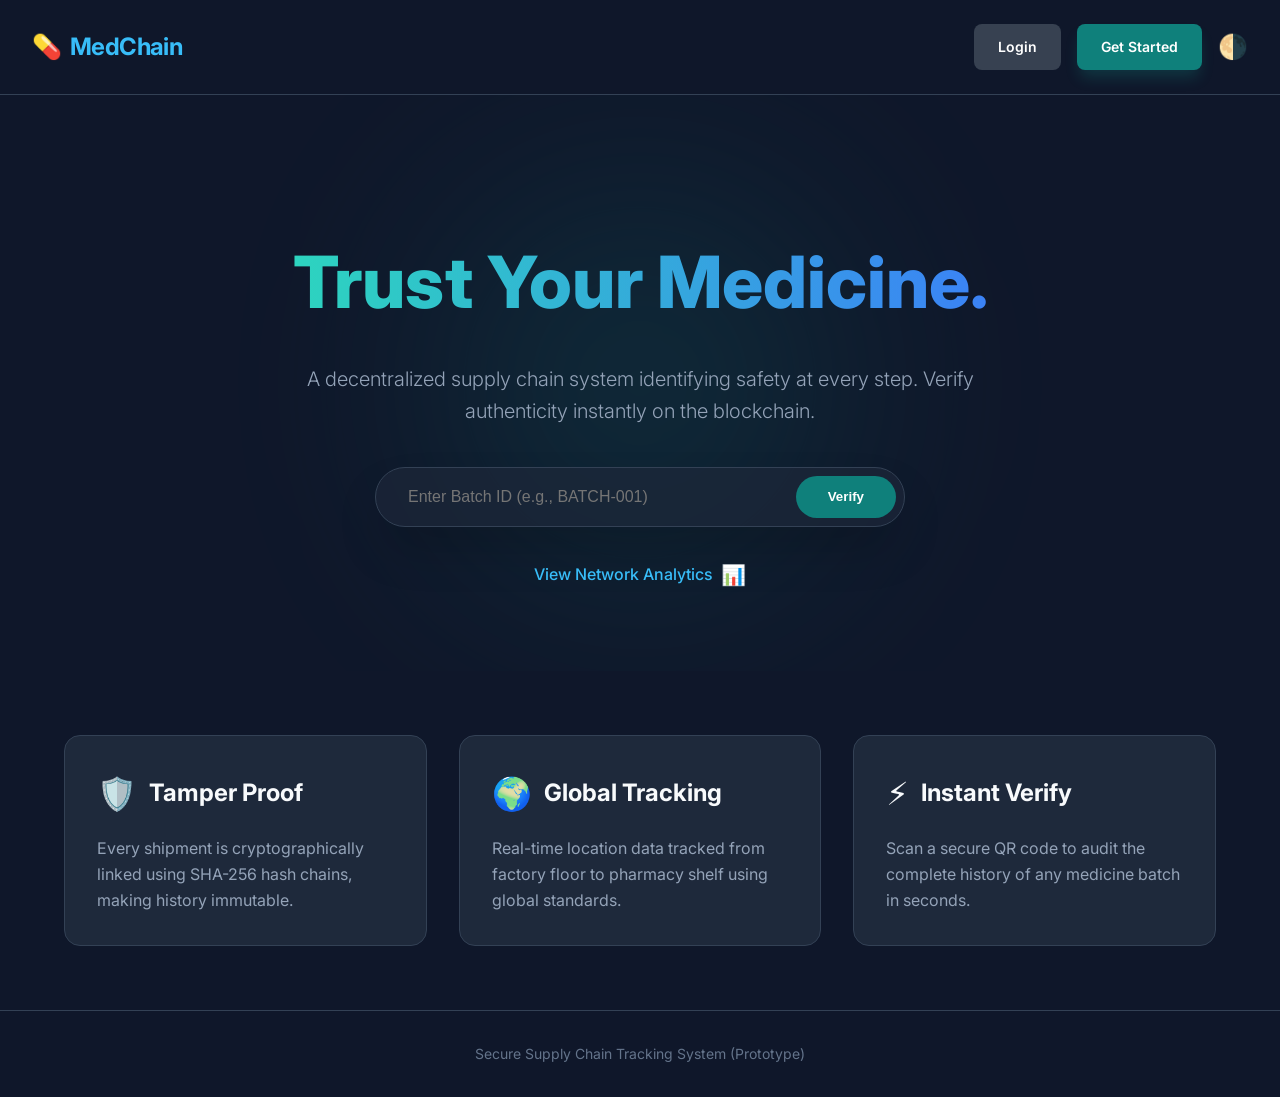
<file: frontend/index.html>
<!DOCTYPE html>
<html lang="en">
  <head>
    <meta charset="UTF-8" />
    <meta name="viewport" content="width=device-width, initial-scale=1.0" />
    <title>MedChain | Transparent Supply Chain</title>

    <!-- Decoupled Styling -->
    <link rel="stylesheet" href="assets/css/index.css" />

    <!-- Fonts -->
    <link rel="preconnect" href="https://fonts.googleapis.com" />
    <link rel="preconnect" href="https://fonts.gstatic.com" crossorigin />
    <link
      href="https://fonts.googleapis.com/css2?family=Inter:wght@300;400;500;600;700;800&display=swap"
      rel="stylesheet"
    />
  </head>
  <body>
    <!-- Navbar -->
    <nav class="navbar">
      <div class="logo">
        <span>💊</span> <span class="logo-text">MedChain</span>
      </div>
      <div class="nav-links">
        <a href="login.html" class="btn btn-login">Login</a>
        <a href="signup.html" class="btn btn-primary">Get Started</a>
        <button id="theme-toggle" class="btn-icon">🌗</button>
      </div>
    </nav>

    <!-- Hero Section -->
    <div class="hero">
      <!-- Abstract Glow Background -->
      <div class="hero-glow"></div>

      <div class="hero-content">
        <h1>Trust Your Medicine.</h1>
        <p>
          A decentralized supply chain system identifying safety at every step.
          Verify authenticity instantly on the blockchain.
        </p>

        <!-- Search Box -->
        <div class="search-container">
          <div class="search-box">
            <input
              type="text"
              id="publicBatchId"
              placeholder="Enter Batch ID (e.g., BATCH-001)"
            />
            <button onclick="goToVerify()" class="btn-search">Verify</button>
          </div>
        </div>

        <div class="analytics-link">
          <a href="analytics.html">
            View Network Analytics <span style="font-size: 1.25rem">📊</span>
          </a>
        </div>
      </div>
    </div>

    <!-- Feature Section -->
    <div class="features-section">
      <div class="card-grid">
        <div class="card">
          <h3>
            <span class="card-icon">🛡️</span>
            Tamper Proof
          </h3>
          <p>
            Every shipment is cryptographically linked using SHA-256 hash
            chains, making history immutable.
          </p>
        </div>

        <div class="card">
          <h3>
            <span class="card-icon">🌍</span>
            Global Tracking
          </h3>
          <p>
            Real-time location data tracked from factory floor to pharmacy shelf
            using global standards.
          </p>
        </div>

        <div class="card">
          <h3>
            <span class="card-icon">⚡</span>
            Instant Verify
          </h3>
          <p>
            Scan a secure QR code to audit the complete history of any medicine
            batch in seconds.
          </p>
        </div>
      </div>
    </div>

    <footer class="footer">
      Secure Supply Chain Tracking System (Prototype)
    </footer>

    <!-- Main Logic -->
    <script>
      // --- Handle Dark/Light Mode ---
      const toggleBtn = document.getElementById("theme-toggle");
      const body = document.body;

      // Check saved theme
      const savedTheme = localStorage.getItem("theme");
      if (savedTheme === "light") {
        body.classList.add("light-mode");
      }

      toggleBtn.addEventListener("click", () => {
        body.classList.toggle("light-mode");
        const isLight = body.classList.contains("light-mode");
        localStorage.setItem("theme", isLight ? "light" : "dark");
      });

      // --- Redirect to Verification Page ---
      function goToVerify() {
        const id = document.getElementById("publicBatchId").value.trim();
        if (id) {
          window.location.href = `verify.html?batchId=${encodeURIComponent(
            id
          )}`;
        } else {
          alert("Please enter a Batch ID.");
        }
      }
    </script>
  </body>
</html>
</file>
<file: frontend/assets/css/index.css>
/* =========================================
   LANDING PAGE STYLES (index.css)
   ========================================= */

:root {
  /* 
   * Color Palette Definition
   * We use CSS variables for all colors to ensure instant consistency across the app.
   * This also makes implementing Dark/Light mode trivial by just overriding these variables 
   * under the 'body.light-mode' class selector.
   */
  --color-brand-dark: #0f172a; /* slate-900 */
  --color-brand-card: #1e293b; /* slate-800 */
  --color-brand-primary: #0f807b; /* Turbine Green */
  --color-brand-secondary: #115e59; /* Darker Teal */
  --color-brand-accent: #38bdf8; /* Light Blue */
  --color-text-main: #f8fafc; /* slate-50 */
  --color-text-muted: #94a3b8; /* slate-400 */
  --color-border: #334155; /* slate-700 */
  --font-family: "Inter", system-ui, sans-serif;
}

/* Default Body (Dark Mode by default) */
body {
  background-color: var(--color-brand-dark);
  color: var(--color-text-main);
  font-family: var(--font-family);
  margin: 0;
  line-height: 1.6;
  display: flex;
  flex-direction: column;
  min-height: 100vh;
}

/* Light Mode Override */
body.light-mode {
  --color-brand-dark: #f8fafc;
  --color-brand-card: #ffffff;
  --color-text-main: #1e293b;
  --color-text-muted: #64748b;
  --color-border: #e2e8f0;
}
body.light-mode {
  background-color: var(--color-brand-dark);
  color: var(--color-text-main);
}

/* ============================
   UI COMPONENTS
   ============================ */

/* Navbar */
.navbar {
  display: flex;
  justify-content: space-between;
  align-items: center;
  padding: 1.5rem 2rem;
  border-bottom: 1px solid var(--color-border);
  background-color: var(--color-brand-dark); /* Ensure it matches body */
  width: 100%;
  box-sizing: border-box; /* Fix lines not going till end */
}

.logo {
  font-size: 1.5rem;
  font-weight: 700;
  color: var(--color-brand-accent);
  display: flex;
  align-items: center;
  gap: 0.5rem;
}
body.light-mode .logo {
  color: #0284c7;
}
.logo-text {
  letter-spacing: -0.025em;
}

.nav-links {
  display: flex;
  gap: 1rem;
  align-items: center;
}

/* Buttons */
.btn {
  display: inline-flex;
  padding: 0.75rem 1.5rem;
  border-radius: 0.5rem;
  font-weight: 600;
  text-decoration: none;
  cursor: pointer;
  border: none;
  font-size: 0.875rem;
  transition: all 0.2s;
  color: white;
  align-items: center;
  justify-content: center;
}
.btn:hover {
  transform: translateY(-2px);
}

.btn-login {
  background-color: #374151; /* gray-700 */
}
.btn-login:hover {
  background-color: #4b5563; /* gray-600 */
}

.btn-primary {
  background-color: var(--color-brand-primary);
  box-shadow: 0 10px 15px -3px rgba(20, 184, 166, 0.2);
}
.btn-primary:hover {
  background-color: var(--color-brand-secondary);
}

.btn-icon {
  background: none;
  border: none;
  cursor: pointer;
  font-size: 1.5rem;
  transition: transform 0.2s;
  padding: 0;
  color: inherit;
}
.btn-icon:hover {
  transform: scale(1.1);
}

/* Hero Section */
.hero {
  flex: 1;
  display: flex;
  flex-direction: column;
  justify-content: center;
  align-items: center;
  text-align: center;
  padding: 5rem 1rem;
  position: relative;
  overflow: hidden;
}

.hero-glow {
  position: absolute;
  top: 50%;
  left: 50%;
  transform: translate(-50%, -50%);
  width: 24rem;
  height: 24rem;
  background-color: var(--color-brand-primary);
  opacity: 0.2;
  filter: blur(120px);
  border-radius: 50%;
  pointer-events: none;
  z-index: 0;
}

.hero-content {
  position: relative;
  z-index: 10;
  max-width: 50rem;
  margin: 0 auto;
}

.hero h1 {
  font-size: 3rem;
  margin-bottom: 1.5rem;
  font-weight: 800;
  background: linear-gradient(
    to right,
    #2dd4bf,
    #3b82f6
  ); /* teal-400 to blue-500 */
  -webkit-background-clip: text;
  background-clip: text;
  -webkit-text-fill-color: transparent;
  transition: transform 0.5s;
}
.hero h1:hover {
  transform: scale(1.05);
}

@media (min-width: 768px) {
  .hero h1 {
    font-size: 4.5rem;
  }
}

.hero p {
  font-size: 1.25rem;
  color: var(--color-text-muted);
  max-width: 42rem;
  margin: 0 auto 2.5rem auto;
  font-weight: 300;
}

/* Search Box */
.search-container {
  display: flex;
  justify-content: center;
  position: relative; /* z-index context */
  z-index: 10;
}

.search-box {
  background: rgba(30, 41, 59, 0.6);
  border: 1px solid var(--color-border);
  padding: 0.5rem;
  border-radius: 9999px;
  display: flex;
  width: 100%;
  max-width: 32rem;
  transition: all 0.3s;
  box-shadow: 0 25px 50px -12px rgba(0, 0, 0, 0.25);
}
.search-box:focus-within {
  border-color: var(--color-brand-accent);
  box-shadow: 0 0 0 2px rgba(56, 189, 248, 0.5);
}
body.light-mode .search-box {
  background: white;
}

.search-box input {
  background: transparent;
  border: none;
  color: inherit;
  flex: 1;
  padding: 0.75rem 1.5rem;
  font-size: 1rem;
  outline: none;
}

.btn-search {
  background-color: var(--color-brand-primary);
  color: white;
  padding: 0.75rem 2rem;
  border-radius: 9999px;
  font-weight: 700;
  border: none;
  cursor: pointer;
  transition: background-color 0.2s;
}
.btn-search:hover {
  background-color: var(--color-brand-secondary);
}

.analytics-link {
  margin-top: 2rem;
  position: relative;
  z-index: 10;
}
.analytics-link a {
  color: var(--color-brand-accent);
  text-decoration: none;
  font-weight: 500;
  display: flex;
  align-items: center;
  gap: 0.5rem;
  justify-content: center;
}
.analytics-link a:hover {
  color: #93c5fd; /* blue-300 */
}

/* Features Section */
.features-section {
  padding: 4rem 1.5rem;
  width: 100%;
  max-width: 1200px; /* Container mx-auto equiv */
  margin: 0 auto;
  box-sizing: border-box;
}

.card-grid {
  display: grid;
  /* 
   * We use CSS Grid here instead of Flexbox because we want 2D alignment.
   * Cards should line up perfectly in rows AND columns.
   * '1fr' allows the track to take up available space, fixing the "stretching" issue.
   */
  grid-template-columns: 1fr;
  gap: 2rem;
}

@media (min-width: 768px) {
  .card-grid {
    grid-template-columns: repeat(3, 1fr);
  }
}

.card {
  background-color: var(--color-brand-card);
  border: 1px solid var(--color-border);
  padding: 2rem;
  border-radius: 1rem;
  transition: all 0.3s;
  /* width: 100%;  -- Already consistent with grid */
  text-align: left;
}
.card:hover {
  border-color: var(--color-brand-primary);
  transform: translateY(-0.5rem);
  box-shadow: 0 20px 25px -5px rgba(0, 0, 0, 0.1),
    0 10px 10px -5px rgba(0, 0, 0, 0.04);
}
/* Specific hover colors for different cards if needed like in original HTML, but standardizing is cleaner. 
   Original had: hover:border-brand-primary, hover:border-blue-500, hover:border-yellow-500.
   Let's keep it simple or use nth-child for variety.
*/

.card:nth-child(2):hover {
  border-color: #3b82f6; /* blue-500 */
}
.card:nth-child(3):hover {
  border-color: #eab308; /* yellow-500 */
}

.card h3 {
  font-size: 1.5rem;
  font-weight: 700;
  margin-bottom: 1rem;
  margin-top: 0;
  display: flex;
  align-items: center;
  gap: 0.75rem;
  color: inherit;
}

.card-icon {
  font-size: 2rem;
  transition: transform 0.3s;
  display: inline-block;
}
.card:hover .card-icon {
  transform: scale(1.1);
}

.card p {
  color: var(--color-text-muted);
  line-height: 1.625;
  margin: 0;
}

/* Footer */
.footer {
  text-align: center;
  padding: 2rem;
  color: #64748b; /* slate-500 */
  border-top: 1px solid var(--color-border);
  font-size: 0.875rem;
  width: 100%;
  box-sizing: border-box;
  background-color: var(--color-brand-dark);
}
body.light-mode .footer {
  background-color: var(--color-brand-dark); /* Keep consistent or override? */
}
</file>
